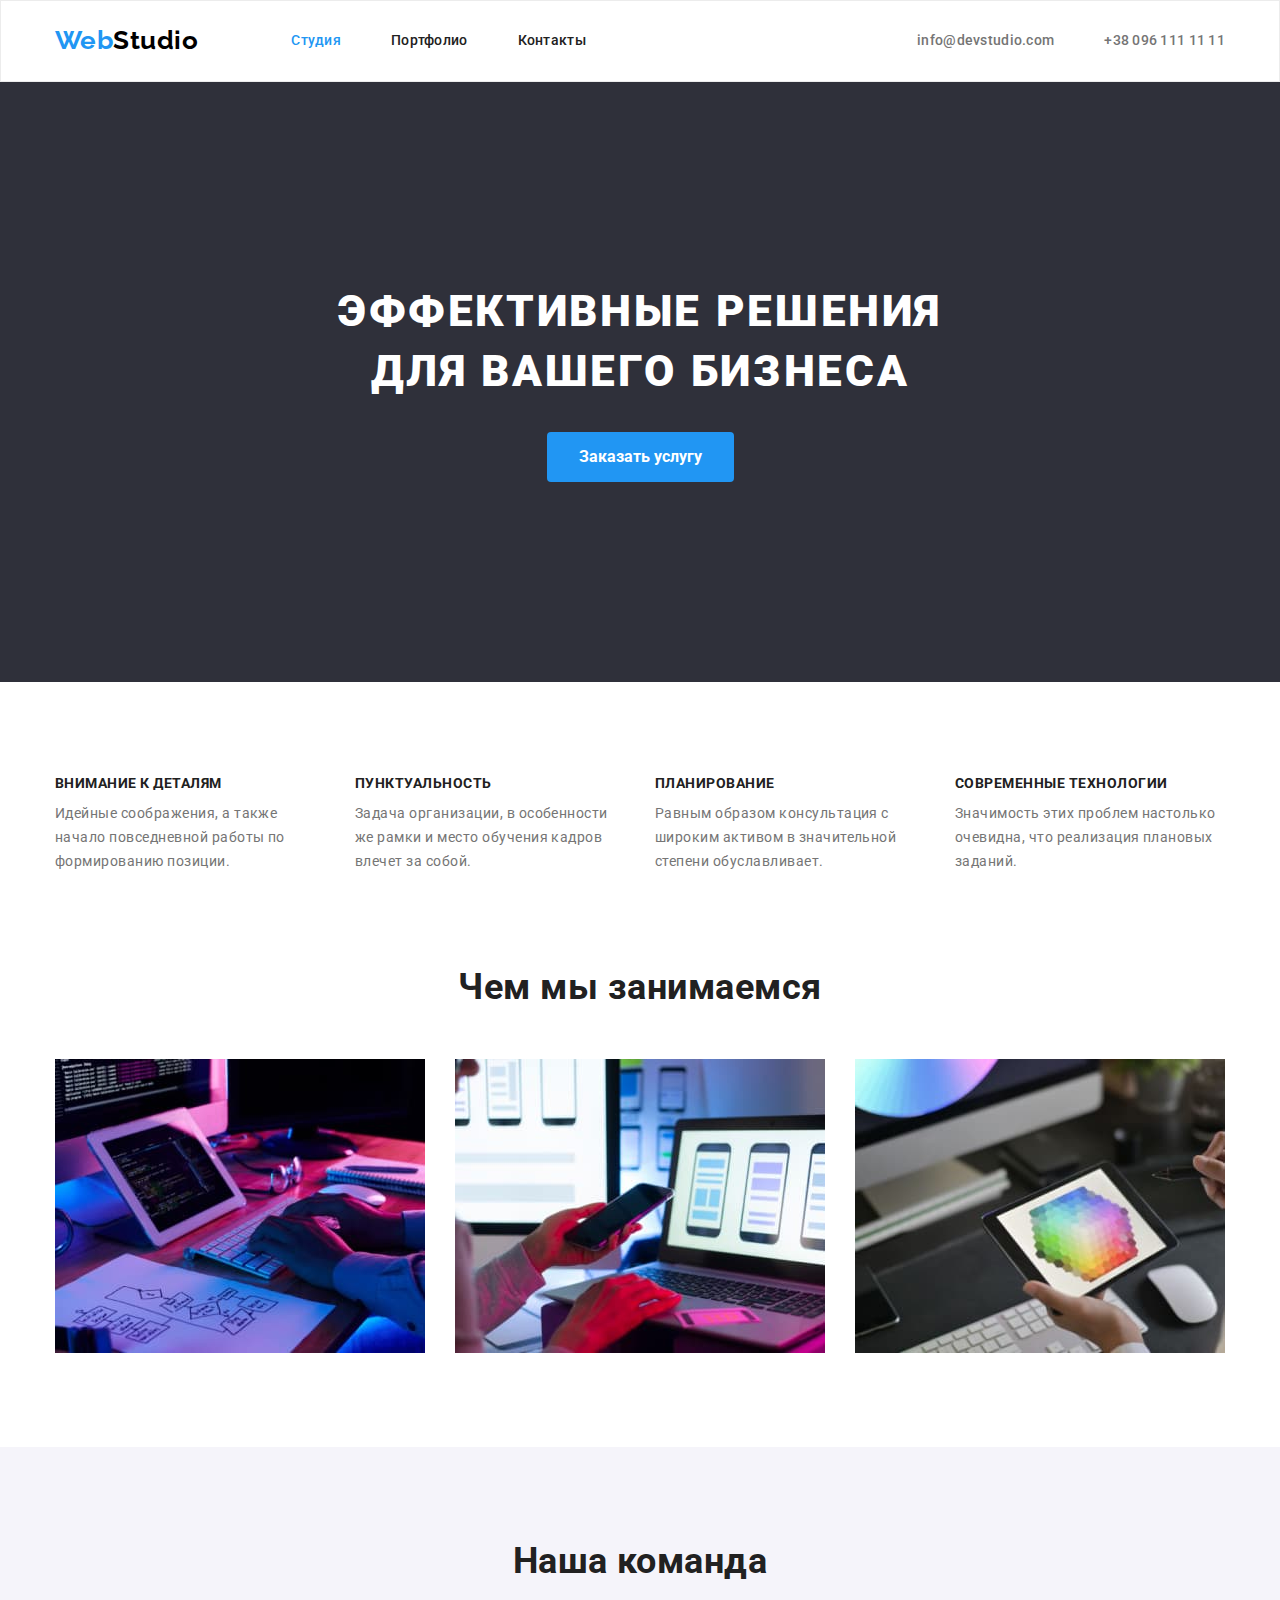
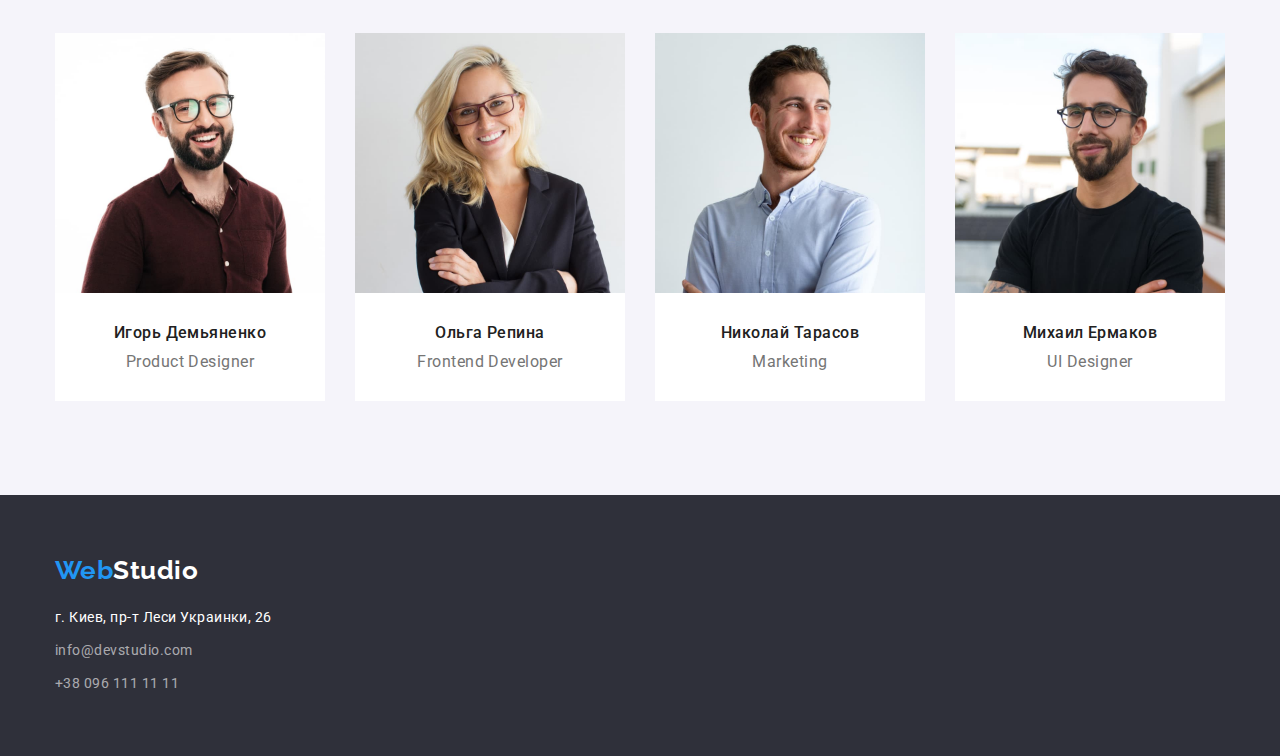
<file: index.html>
<!DOCTYPE html>
<html lang="ru">
  <head>
    <meta charset="UTF-8" />
    <meta http-equiv="X-UA-Compatible" content="IE=edge" />
    <meta name="viewport" content="width=device-width, initial-scale=1.0" />
    <title>Web Studio</title>
    <link rel="preconnect" href="https://fonts.googleapis.com" />
    <link rel="preconnect" href="https://fonts.gstatic.com" crossorigin />
    <link
      href="https://fonts.googleapis.com/css2?family=Raleway:wght@700&family=Roboto:wght@400;500;700;900&display=swap"
      rel="stylesheet"
    />
    <link
      rel="stylesheet"
      href="https://cdnjs.cloudflare.com/ajax/libs/modern-normalize/1.1.0/modern-normalize.min.css"
    />
    <link rel="stylesheet" href="./css/styles.css" />
  </head>
  <body class="page">
    <header class="header">
      <div class="container flex">
        <nav class="nav-section">
          <a class="logo link" href="/" lang="en"
            >Web<span class="logo-black">Studio</span></a
          >
          <ul class="menu-nav list">
            <li class="nav-item">
              <a class="link current" href="./index.html">Студия</a>
            </li>
            <li class="nav-item">
              <a class="link" href="./portfolio.html">Портфолио</a>
            </li>
            <li class="nav-item"><a class="link" href="">Контакты</a></li>
          </ul>
        </nav>
        <ul class="adress-nav list">
          <li class="nav-item">
            <a class="mail-nav link" href="mailto:info@devstudio.com"
              >info@devstudio.com</a
            >
          </li>
          <li class="nav-item">
            <a class="tel-nav link" href="tel:+380961111111"
              >+38 096 111 11 11</a
            >
          </li>
        </ul>
      </div>
    </header>
    <main>
      <section class="hero">
        <div class="container">
          <h1 class="hero-title">Эффективные решения для вашего бизнеса</h1>
          <button class="button" type="button" name="service">
            Заказать услугу
          </button>
        </div>
      </section>
      <section class="section feature-selection">
        <div class="container">
          <h2 class="section-title feature">Особенности</h2>
          <ul class="feature-list list">
            <li class="feature-item">
              <h3 class="title">Внимание к деталям</h3>
              <p class="feature-par">
                Идейные соображения, а также начало повседневной работы по
                формированию позиции.
              </p>
            </li>
            <li class="feature-item">
              <h3 class="title">Пунктуальность</h3>
              <p class="feature-par">
                Задача организации, в особенности же рамки и место обучения
                кадров влечет за собой.
              </p>
            </li>
            <li class="feature-item">
              <h3 class="title">Планирование</h3>
              <p class="feature-par">
                Равным образом консультация с широким активом в значительной
                степени обуславливает.
              </p>
            </li>
            <li class="feature-item">
              <h3 class="title">Современные технологии</h3>
              <p class="feature-par">
                Значимость этих проблем настолько очевидна, что реализация
                плановых заданий.
              </p>
            </li>
          </ul>
        </div>
      </section>
      <section class="section work">
        <div class="container">
          <h2 class="section-title">Чем мы занимаемся</h2>
          <ul class="list">
            <li class="work-img-item">
              <img
                class="img"
                src="./img/img01.jpg"
                alt="печатаем"
                width="370"
                height="294"
              />
            </li>
            <li class="work-img-item">
              <img
                class="img"
                src="./img/img02.jpg"
                alt="звоним"
                width="370"
                height="294"
              />
            </li>
            <li class="work-img-item">
              <img
                class="img"
                src="./img/img03.jpg"
                alt="выбираем цвета"
                width="370"
                height="294"
              />
            </li>
          </ul>
        </div>
      </section>
      <section class="team-section section">
        <div class="container">
          <h2 class="section-title">Наша команда</h2>
          <ul class="team-list list">
            <li class="team-card">
              <img
                class="img team-photo"
                src="./img/img11.jpg"
                alt="Product Designer"
                width="270"
                height="260"
              />
              <div class="card-sighn">
                <h3 class="title">Игорь Демьяненко</h3>
                <p class="position" lang="en">Product Designer</p>
              </div>
            </li>
            <li class="team-card">
              <img
                class="img team-photo"
                src="./img/img22.jpg"
                alt="Frontend Developer"
                width="270"
                height="260"
              />
              <div class="card-sighn">
                <h3 class="title">Ольга Репина</h3>
                <p class="position" lang="en">Frontend Developer</p>
              </div>
            </li>
            <li class="team-card">
              <img
                class="img team-photo"
                src="./img/img33.jpg"
                alt="фото Николай Тарасов"
                width="270"
                height="260"
              />
              <div class="card-sighn">
                <h3 class="title">Николай Тарасов</h3>
                <p class="position" lang="en">Marketing</p>
              </div>
            </li>
            <li class="team-card">
              <img
                class="img team-photo"
                src="./img/img44.jpg"
                alt="UI Designer"
                width="270"
                height="260"
              />
              <div class="card-sighn">
                <h3 class="title">Михаил Ермаков</h3>
                <p class="position" lang="en">UI Designer</p>
              </div>
            </li>
          </ul>
        </div>
      </section>
    </main>
    <footer class="footer">
      <div class="container">
        <a class="logo-footer link" href="/" lang="en"
          >Web<span class="logo-white">Studio</span>
        </a>
        <adress class="adress">
          <ul class="footer-nav list">
            <li class="footer-nav-item">
              <a
                class="adress-text link"
                href="https://goo.gl/maps/DvVMSBrxsydVWDyE7"
                target="_blank"
                rel="noopener noreferrer nofollow"
                >г. Киев, пр-т Леси Украинки, 26
              </a>
            </li>
            <li class="footer-nav-item">
              <a class="mail-footer link" href="mailto:info@devstudio.com"
                >info@devstudio.com
              </a>
            </li>
            <li class="footer-nav-item">
              <a class="tel-footer link" href="tel:+380961111111"
                >+38 096 111 11 11
              </a>
            </li>
          </ul>
        </adress>
      </div>
    </footer>
  </body>
</html>
</file>
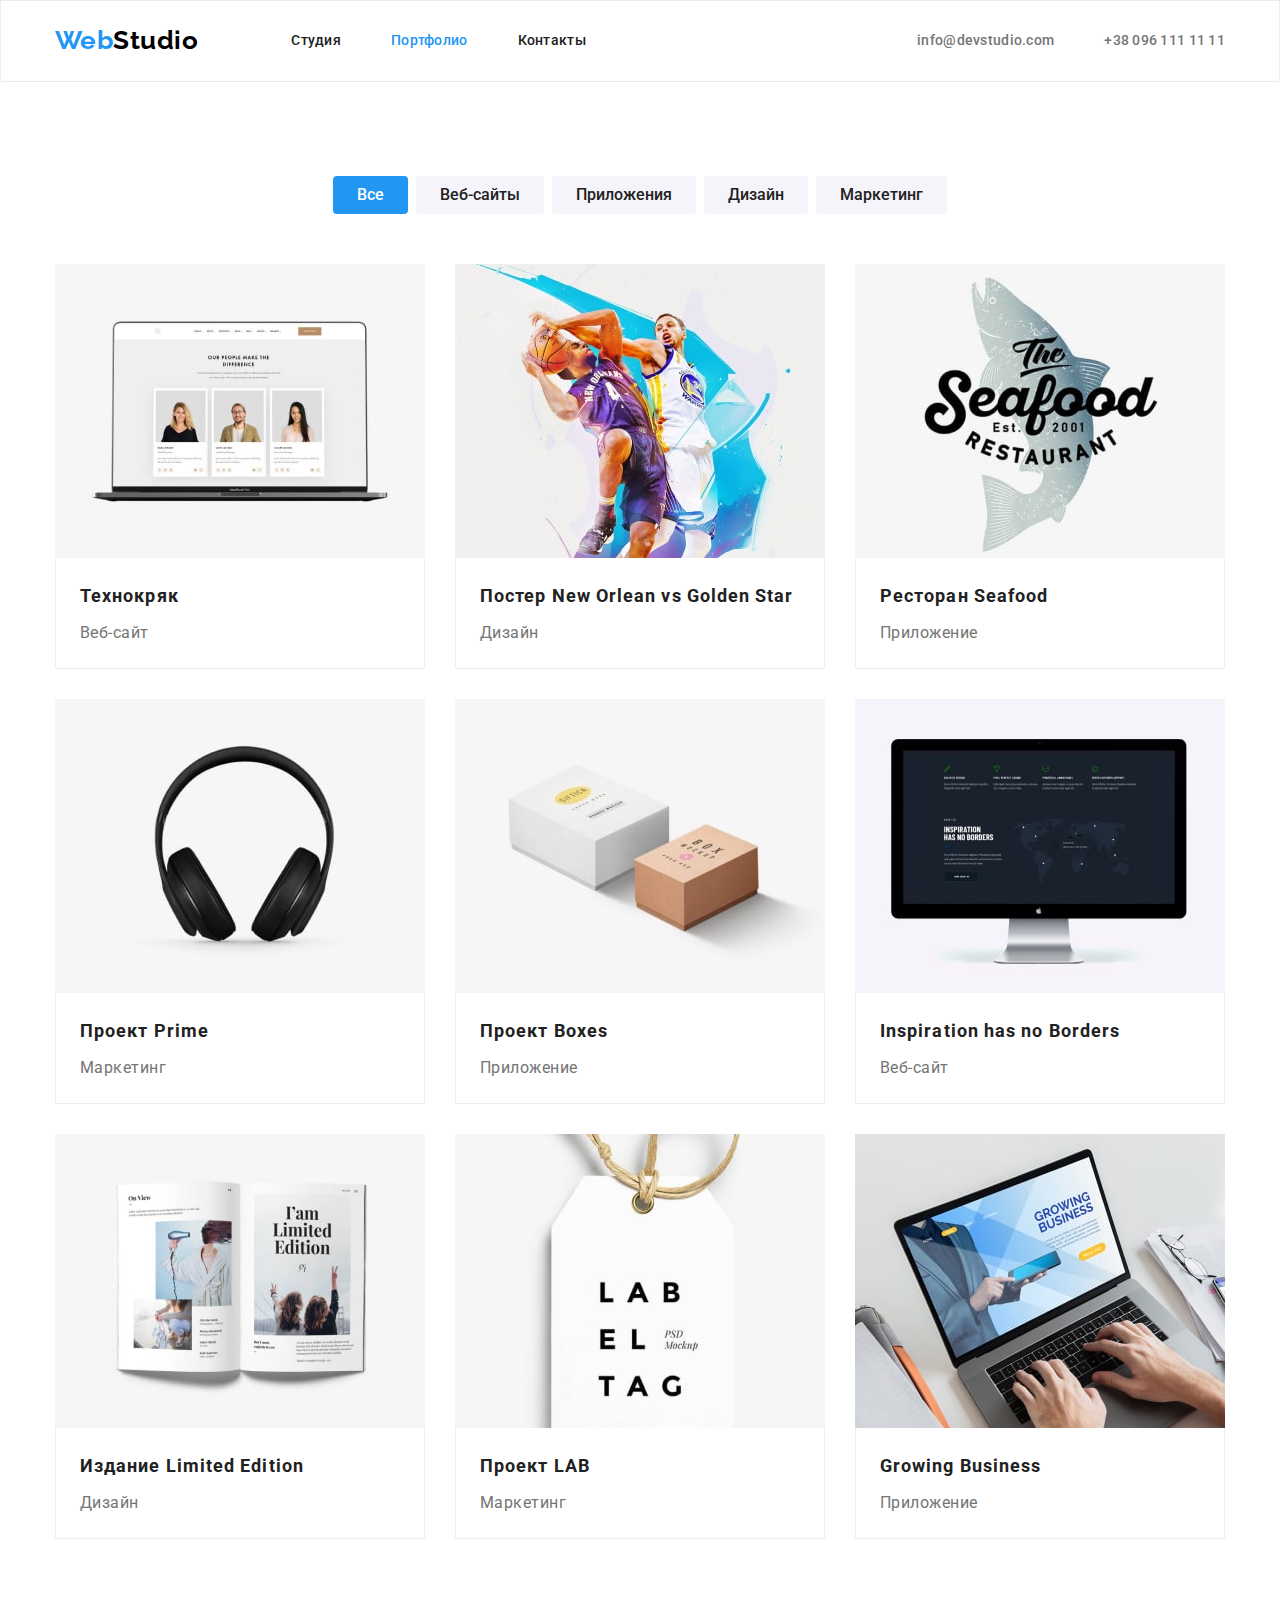
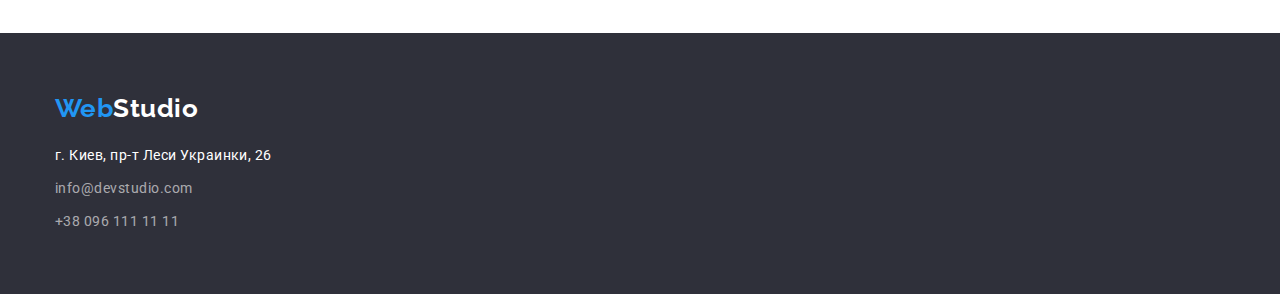
<file: portfolio.html>
<!DOCTYPE html>
<html lang="ru">
  <head>
    <meta charset="UTF-8" />
    <meta http-equiv="X-UA-Compatible" content="IE=edge" />
    <meta name="viewport" content="width=device-width, initial-scale=1.0" />
    <title>Web Studio</title>
    <link rel="preconnect" href="https://fonts.googleapis.com" />
    <link rel="preconnect" href="https://fonts.gstatic.com" crossorigin />
    <link
      href="https://fonts.googleapis.com/css2?family=Raleway:wght@700&family=Roboto:wght@400;500;700;900&display=swap"
      rel="stylesheet"
    />
    <link
      rel="stylesheet"
      href="https://cdnjs.cloudflare.com/ajax/libs/modern-normalize/1.1.0/modern-normalize.min.css"
    />
    <link rel="stylesheet" href="./css/styles.css" />
  </head>
  <body class="page">
    <header class="header">
      <div class="container flex">
        <nav class="nav-section">
          <a class="logo link" href="/" lang="en"
            >Web<span class="logo-black">Studio</span></a
          >
          <ul class="menu-nav list">
            <li class="nav-item">
              <a class="link" href="./index.html">Студия</a>
            </li>
            <li class="nav-item">
              <a class="link current" href="./portfolio.html">Портфолио</a>
            </li>
            <li class="nav-item"><a class="link" href="">Контакты</a></li>
          </ul>
        </nav>
        <ul class="adress-nav list">
          <li class="nav-item">
            <a class="mail-nav link" href="mailto:info@devstudio.com"
              >info@devstudio.com</a
            >
          </li>
          <li class="nav-item">
            <a class="tel-nav link" href="tel:+380961111111"
              >+38 096 111 11 11</a
            >
          </li>
        </ul>
      </div>
    </header>
    <main>
      <section class="galery-section">
        <div class="container">
          <h1 class="hero-title portfolio-title">Портфолио</h1>
          <ul class="filter-list list">
            <li class="filter-item">
              <button class="button button-all" type="button" name="all">
                Все
              </button>
            </li>
            <li class="filter-item">
              <button class="button" type="button" name="web-sites">
                Веб-сайты
              </button>
            </li>
            <li class="filter-item">
              <button class="button" type="button" name="aplication">
                Приложения
              </button>
            </li>
            <li class="filter-item">
              <button class="button" type="button" name="design">Дизайн</button>
            </li>
            <li class="filter-item">
              <button class="button" type="button" name="marketing">
                Маркетинг
              </button>
            </li>
          </ul>
          <ul class="prewiew-card-list list">
            <li class="list-item">
              <img
                class="prewiew-photo img"
                src="./img/notebook.jpg"
                alt="notebook"
                width="370"
                height="294"
              />
              <div class="prewiew-card-sighn">
                <h2 class="prewiew-work-title title">Технокряк</h2>
                <p class="prewiew-work-type">Веб-сайт</p>
              </div>
            </li>
            <li class="list-item">
              <img
                class="prewiew-photo img"
                src="./img/basketball.jpg"
                alt="basketball"
                width="370"
                height="294"
              />
              <div class="prewiew-card-sighn">
                <h2 class="prewiew-work-title title">
                  Постер <span lang="en">New Orlean vs Golden Star</span>
                </h2>
                <p class="prewiew-work-type">Дизайн</p>
              </div>
            </li>
            <li class="list-item">
              <img
                class="prewiew-photo img"
                src="./img/fish.jpg"
                alt="seafood"
                width="370"
                height="294"
              />
              <div class="prewiew-card-sighn">
                <h2 class="prewiew-work-title title">
                  Ресторан <span lang="en">Seafood</span>
                </h2>
                <p class="prewiew-work-type">Приложение</p>
              </div>
            </li>
            <li class="list-item">
              <img
                class="prewiew-photo img"
                src="./img/headphones.jpg"
                alt="headphones"
                width="370"
                height="294"
              />
              <div class="prewiew-card-sighn">
                <h2 class="prewiew-work-title title">
                  Проект <span lang="en">Prime</span>
                </h2>
                <p class="prewiew-work-type">Маркетинг</p>
              </div>
            </li>
            <li class="list-item">
              <img
                class="prewiew-photo img"
                src="./img/boxes.jpg"
                alt="boxes"
                width="370"
                height="294"
              />
              <div class="prewiew-card-sighn">
                <h2 class="prewiew-work-title title">
                  Проект <span lang="en">Boxes</span>
                </h2>
                <p class="prewiew-work-type">Приложение</p>
              </div>
            </li>
            <li class="list-item">
              <img
                class="prewiew-photo img"
                src="./img/display.jpg"
                alt="display"
                width="370"
                height="294"
              />
              <div class="prewiew-card-sighn">
                <h2 class="prewiew-work-title title" lang="en">
                  Inspiration has no Borders
                </h2>
                <p class="prewiew-work-type">Веб-сайт</p>
              </div>
            </li>
            <li class="list-item">
              <img
                class="prewiew-photo img"
                src="./img/book.jpg"
                alt="book"
                width="370"
                height="294"
              />
              <div class="prewiew-card-sighn">
                <h2 class="prewiew-work-title title">
                  Издание <span lang="en">Limited Edition</span>
                </h2>
                <p class="prewiew-work-type">Дизайн</p>
              </div>
            </li>
            <li class="list-item">
              <img
                class="prewiew-photo img"
                src="./img/label.jpg"
                alt="label"
                width="370"
                height="294"
              />
              <div class="prewiew-card-sighn">
                <h2 class="prewiew-work-title title">
                  Проект <span lang="en">LAB</span>
                </h2>
                <p class="prewiew-work-type">Маркетинг</p>
              </div>
            </li>
            <li class="list-item">
              <img
                class="prewiew-photo img"
                src="./img/laptop.jpg"
                alt="laptop"
                width="370"
                height="294"
              />
              <div class="prewiew-card-sighn">
                <h2 class="prewiew-work-title title" lang="en">
                  Growing Business
                </h2>
                <p class="prewiew-work-type">Приложение</p>
              </div>
            </li>
          </ul>
        </div>
      </section>
    </main>
    <footer class="footer">
      <div class="container">
        <a class="logo-footer link" href="/" lang="en"
          >Web<span class="logo-white">Studio</span>
        </a>
        <adress class="adress">
          <ul class="footer-nav list">
            <li class="footer-nav-item">
              <a
                class="adress-text link"
                href="https://goo.gl/maps/DvVMSBrxsydVWDyE7"
                target="_blank"
                rel="noopener noreferrer nofollow"
                >г. Киев, пр-т Леси Украинки, 26
              </a>
            </li>
            <li class="footer-nav-item">
              <a class="mail-footer link" href="mailto:info@devstudio.com"
                >info@devstudio.com
              </a>
            </li>
            <li class="footer-nav-item">
              <a class="tel-footer link" href="tel:+380961111111"
                >+38 096 111 11 11
              </a>
            </li>
          </ul>
        </adress>
      </div>
    </footer>
  </body>
</html>
</file>
<file: css/styles.css>
/* global */

*,
*::before,
*::after {
  /* outline: 1px solid rgb(250, 195, 175);
  background-color: rgba(0, 255, 106, 0.1); */
}

.container {
  width: 1200px;
  padding: 0 15px;
  margin: 0 auto;
}
/* global */
:root {
  --primary-text-color: #757575;
  --title-text-color: #212121;
  --accent-color: #2196f3;
  --main-title-text-color: #ffffff;
  --background-color: #ffffff;
  --logo-white-color: #ffffff;
  --logo-black-color: #000000;
  --button-text-color: #ffffff;
}

.page {
  margin: 0;
  background-color: var(--background-color);
  color: var(--primary-text-color);
  font-family: Roboto, sans-serif;
  letter-spacing: 0.03em;
}
.list {
  list-style: none;
  margin: 0;
  padding: 0;
}

.link {
  text-decoration: none;
}
.section-title {
  color: var(--title-text-color);
  text-align: center;
  font-weight: 700;
  font-size: 36px;
  line-height: 1.16;
  margin-top: 0;
  margin-bottom: 50px;
}
.title {
  color: var(--title-text-color);
  margin: inherit;
}
img {
  display: block;
  max-width: 100%;
  height: auto;
}
.flex {
  display: flex;
}

/*    logo */
.logo {
  padding: 24px 0;
  margin-right: 93px;
  color: var(--accent-color);
  font-family: Raleway, sans-serif;
  font-weight: 700;
  font-size: 26px;
  line-height: 1.19;
  display: inline-block;
}
.logo-black {
  color: var(--logo-black-color);
}
.logo-white {
  color: var(--logo-white-color);
}

/* Navigation */
.header {
  border-bottom: 2px;
  border-color: #188ce8;
}
.nav-section {
  display: flex;
  margin-right: auto;
}
.menu-nav {
  display: flex;
}
.menu-nav .nav-item:not(:last-child) {
  margin-right: 50px;
}

.menu-nav .link {
  display: block;
  padding: 32px 0;

  color: var(--title-text-color);
  font-weight: 500;
  font-size: 14px;
  line-height: 1.14;
  letter-spacing: 0.02em;
}
.menu-nav .link.current {
  color: var(--accent-color);
}
.menu-nav .link:hover,
.menu-nav .link:focus {
  color: var(--accent-color);
}

.adress-nav {
  display: flex;
}
.adress-nav .nav-item:not(:last-child) {
  margin-right: 50px;
}

.adress-nav .link {
  display: block;
  padding: 32px 0;

  color: var(--primary-text-color);
  font-weight: 500;
  font-size: 14px;
  line-height: 1.14;
  letter-spacing: 0.02em;
}
.adress-nav .link:hover,
.adress-nav .link:focus {
  color: var(--accent-color);
}
.header {
  border: 1px solid #ececec;
}

/* Hero */
.hero {
  background-color: #2f303a;
  text-align: center;
  padding: 200px 0;
}
.hero .container {
  width: 696px;
}
.hero-title {
  color: var(--main-title-text-color);
  display: inline-block;
  margin-top: 0;
  margin-bottom: 30px;
  font-weight: 900;
  font-size: 44px;
  line-height: 1.36;
  letter-spacing: 0.06em;
  text-transform: uppercase;
}
.portfolio-title {
  position: absolute;
  white-space: nowrap;
  width: 1px;
  height: 1px;
  overflow: hidden;
  border: 0;
  padding: 0;
  clip: rect(0 0 0 0);
  clip-path: inset(50%);
  margin: -1px;
}
/* Hero Button */
.hero .button {
  color: var(--button-text-color);
  background-color: var(--accent-color);
  cursor: pointer;
  font-family: inherit;
  font-weight: 700;
  font-size: 16px;
  line-height: 1.88;
  padding: 10px 32px;
  border: 0;
  border-radius: 4px;
}
.hero .button:hover,
.hero .button:focus {
  color: var(--button-text-color);
  background-color: #188ce8;
}

/* Filter Button */
.filter-list {
  display: flex;
  justify-content: center;
  margin-bottom: 50px;
}
.filter-item:not(:last-child) {
  margin-right: 8px;
}

.filter-list .button {
  color: var(--title-text-color);
  background-color: #f5f4fa;
  cursor: pointer;
  font-family: inherit;
  font-weight: 500;
  font-size: 16px;
  line-height: 1.62;
  padding: 6px 24px;
  border: 0;
  border-radius: 4px;
}

.filter-list .button:hover,
.filter-list .button:focus {
  color: var(--button-text-color);
  background-color: var(--accent-color);
}
.button.button-all {
  color: var(--button-text-color);
  background-color: var(--accent-color);
}

/* Hidden Title H2 */
.section-title.feature {
  position: absolute;
  white-space: nowrap;
  width: 1px;
  height: 1px;
  overflow: hidden;
  border: 0;
  padding: 0;
  clip: rect(0 0 0 0);
  clip-path: inset(50%);
  margin: -1px;
}

/* features */
.feature-list {
  display: flex;
}
.feature-item {
  margin: 0 30px 0 0;
}
.feature-item:last-child {
  margin-right: 0;
}
.feature-selection {
  padding: 94px 0;
}

.feature-list .title {
  font-weight: 700;
  font-size: 14px;
  line-height: 1.14;
  text-transform: uppercase;
  margin-bottom: 10px;
}
.feature-list .feature-par {
  width: 270px;
  font-size: 14px;
  line-height: 1.71;
  display: inline-block;
  margin: 0;
}

/* Work */
.work {
  padding-bottom: 94px;
}
.work .list {
  display: flex;
}
.work-img-item {
  margin-right: 30px;
}
.work-img-item:last-child {
  margin-right: 0;
}

/* Our Team */
.team-section {
  background: #f5f4fa;
  padding: 94px 0;
}

.team-list {
  display: flex;
}

/* .team-photo {
  margin-bottom: 30px;
} */
.team-list .title {
  text-align: center;
  font-weight: 500;
  font-size: 16px;
  line-height: 1.19;
  margin-bottom: 10px;
}
.team-list .position {
  text-align: center;
  font-size: 16px;
  line-height: 1.19;
  margin-top: 0;
  margin-bottom: 0;
}
.team-card {
  background-color: var(--background-color);
  margin-right: 30px;
}
.team-card:last-child {
  margin-right: 0;
}

.card-sighn {
  padding: 30px 0;
}

/* GALERY */
.prewiew-card-list {
  display: flex;
  flex-wrap: wrap;
}
.prewiew-card-list .list-item {
  width: 370px;
  margin-top: 30px;
  margin-right: 30px;
}
.prewiew-card-list .list-item:nth-child(3n) {
  margin-right: 0;
}
.prewiew-card-list .list-item:nth-child(-n + 3) {
  margin-top: 0;
}
.prewiew-card-sighn {
  padding: 20px 24px;
  border: 1px solid #eeeeee;
  border-top: 0;
}
.prewiew-work-title {
  font-weight: 700;
  font-size: 18px;
  line-height: 2;
  letter-spacing: 0.06em;
  margin-bottom: 4px;
}
.prewiew-work-type {
  font-size: 16px;
  line-height: 1.88;
  margin-top: 0;
  margin-bottom: 0;
}
.galery-section {
  padding: 94px 0;
}
/* footer */
.footer {
  background-color: #2f303a;
  font-size: 14px;
  line-height: 1.71;
  padding-top: 60px;
  padding-bottom: 60px;
}
.logo-footer {
  color: var(--accent-color);
  font-family: Raleway, sans-serif;
  font-weight: 700;
  font-size: 26px;
  line-height: 1.19;
  display: inline-block;
  margin-bottom: 20px;
}
.adress-text {
  color: #ffffff;
}
.mail-footer,
.tel-footer {
  color: rgba(255, 255, 255, 0.6);
}
.list-item .title {
  color: var(--title-text-color);
}
.footer-nav .link:hover,
.footer-nav .link:focus {
  color: var(--accent-color);
}
.adress-text,
.mail-footer,
.tel-footer {
  display: block;
}

.footer-nav {
  display: flex;
  flex-direction: column;
}
.footer-nav-item:not(:last-child) {
  margin-bottom: 9px;
}
.adress {
  font-style: normal;
}
</file>
